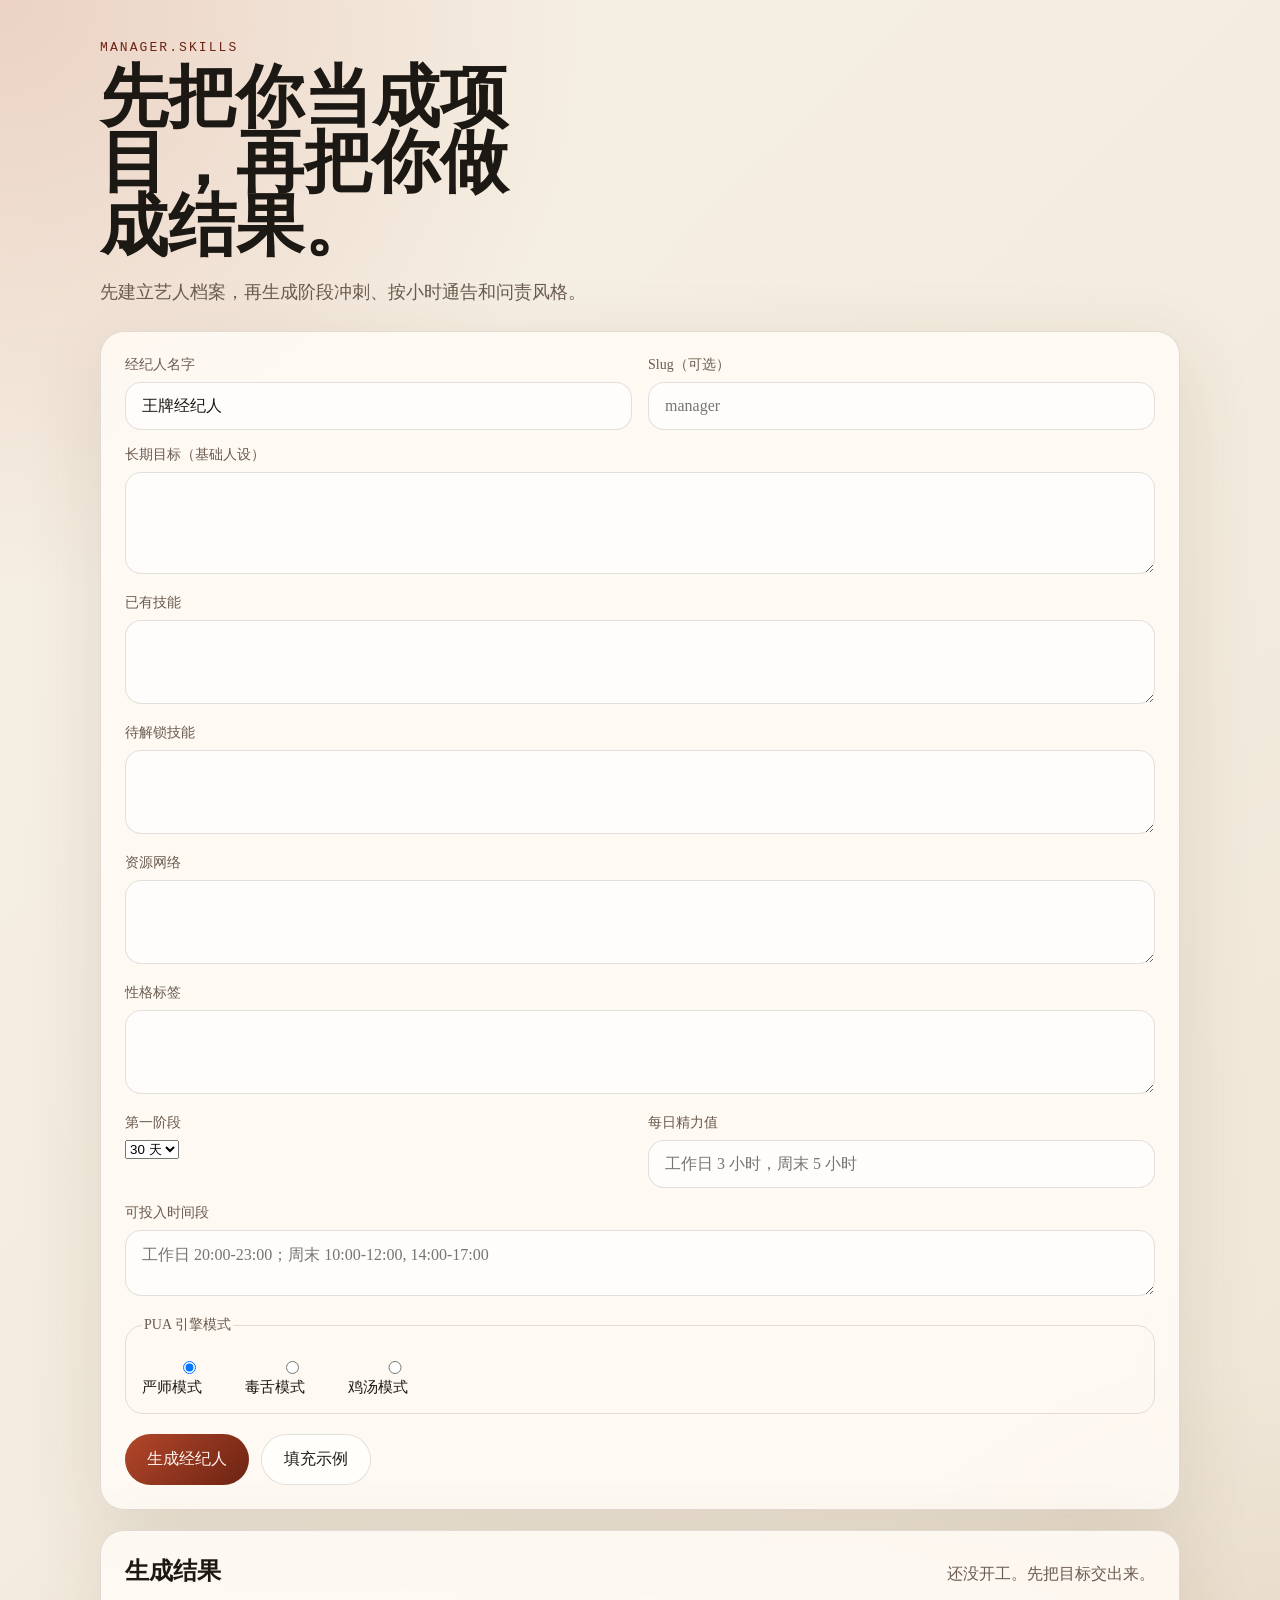
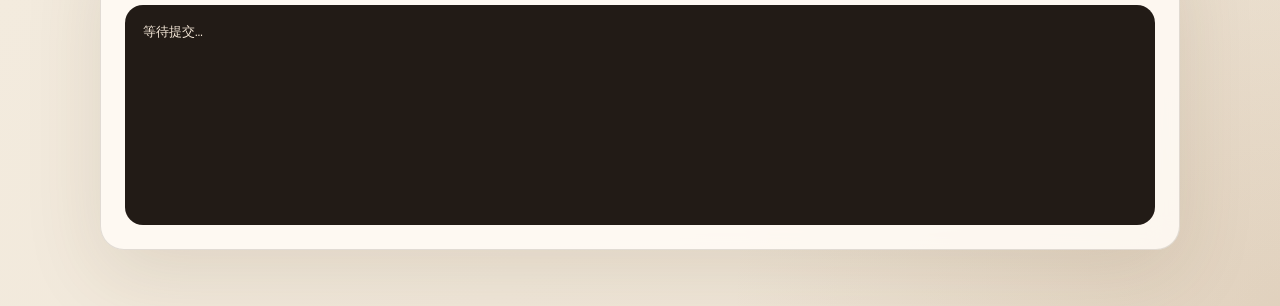
<file: web/index.html>
<!doctype html>
<html lang="zh-CN">
  <head>
    <meta charset="utf-8" />
    <meta name="viewport" content="width=device-width, initial-scale=1" />
    <title>经纪人.skills</title>
    <link rel="stylesheet" href="./styles.css" />
  </head>
  <body>
    <main class="shell">
      <section class="hero">
        <p class="eyebrow">manager.skills</p>
        <h1>先把你当成项目，再把你做成结果。</h1>
        <p class="lede">
          先建立艺人档案，再生成阶段冲刺、按小时通告和问责风格。
        </p>
      </section>

      <section class="panel form-panel">
        <form id="manager-form">
          <div class="grid">
            <label class="field">
              <span>经纪人名字</span>
              <input name="name" placeholder="王牌经纪人" value="王牌经纪人" />
            </label>
            <label class="field">
              <span>Slug（可选）</span>
              <input name="slug" placeholder="manager" />
            </label>
          </div>

          <label class="field">
            <span>长期目标（基础人设）</span>
            <textarea name="long_term_goal" rows="4" required></textarea>
          </label>

          <label class="field">
            <span>已有技能</span>
            <textarea name="skill_tree_existing" rows="3" required></textarea>
          </label>

          <label class="field">
            <span>待解锁技能</span>
            <textarea name="skill_tree_unlock" rows="3" required></textarea>
          </label>

          <label class="field">
            <span>资源网络</span>
            <textarea name="resource_network" rows="3" required></textarea>
          </label>

          <label class="field">
            <span>性格标签</span>
            <textarea name="personality_tags" rows="3" required></textarea>
          </label>

          <div class="grid">
            <label class="field">
              <span>第一阶段</span>
              <select name="phase_duration">
                <option value="7天">7 天</option>
                <option value="30天" selected>30 天</option>
                <option value="90天">90 天</option>
              </select>
            </label>
            <label class="field">
              <span>每日精力值</span>
              <input name="daily_energy_hours" placeholder="工作日 3 小时，周末 5 小时" required />
            </label>
          </div>

          <label class="field">
            <span>可投入时间段</span>
            <textarea name="time_blocks" rows="2" placeholder="工作日 20:00-23:00；周末 10:00-12:00, 14:00-17:00" required></textarea>
          </label>

          <fieldset class="style-switch">
            <legend>PUA 引擎模式</legend>
            <label><input type="radio" name="style" value="strict" checked /> 严师模式</label>
            <label><input type="radio" name="style" value="sarcastic" /> 毒舌模式</label>
            <label><input type="radio" name="style" value="hype" /> 鸡汤模式</label>
          </fieldset>

          <div class="actions">
            <button type="submit" id="submit-button">生成经纪人</button>
            <button type="button" id="fill-sample" class="ghost">填充示例</button>
          </div>
        </form>
      </section>

      <section class="panel result-panel">
        <div class="result-head">
          <h2>生成结果</h2>
          <p id="status-text">还没开工。先把目标交出来。</p>
        </div>
        <pre id="result-box">等待提交…</pre>
      </section>
    </main>

    <script src="./app.js"></script>
  </body>
</html>
</file>
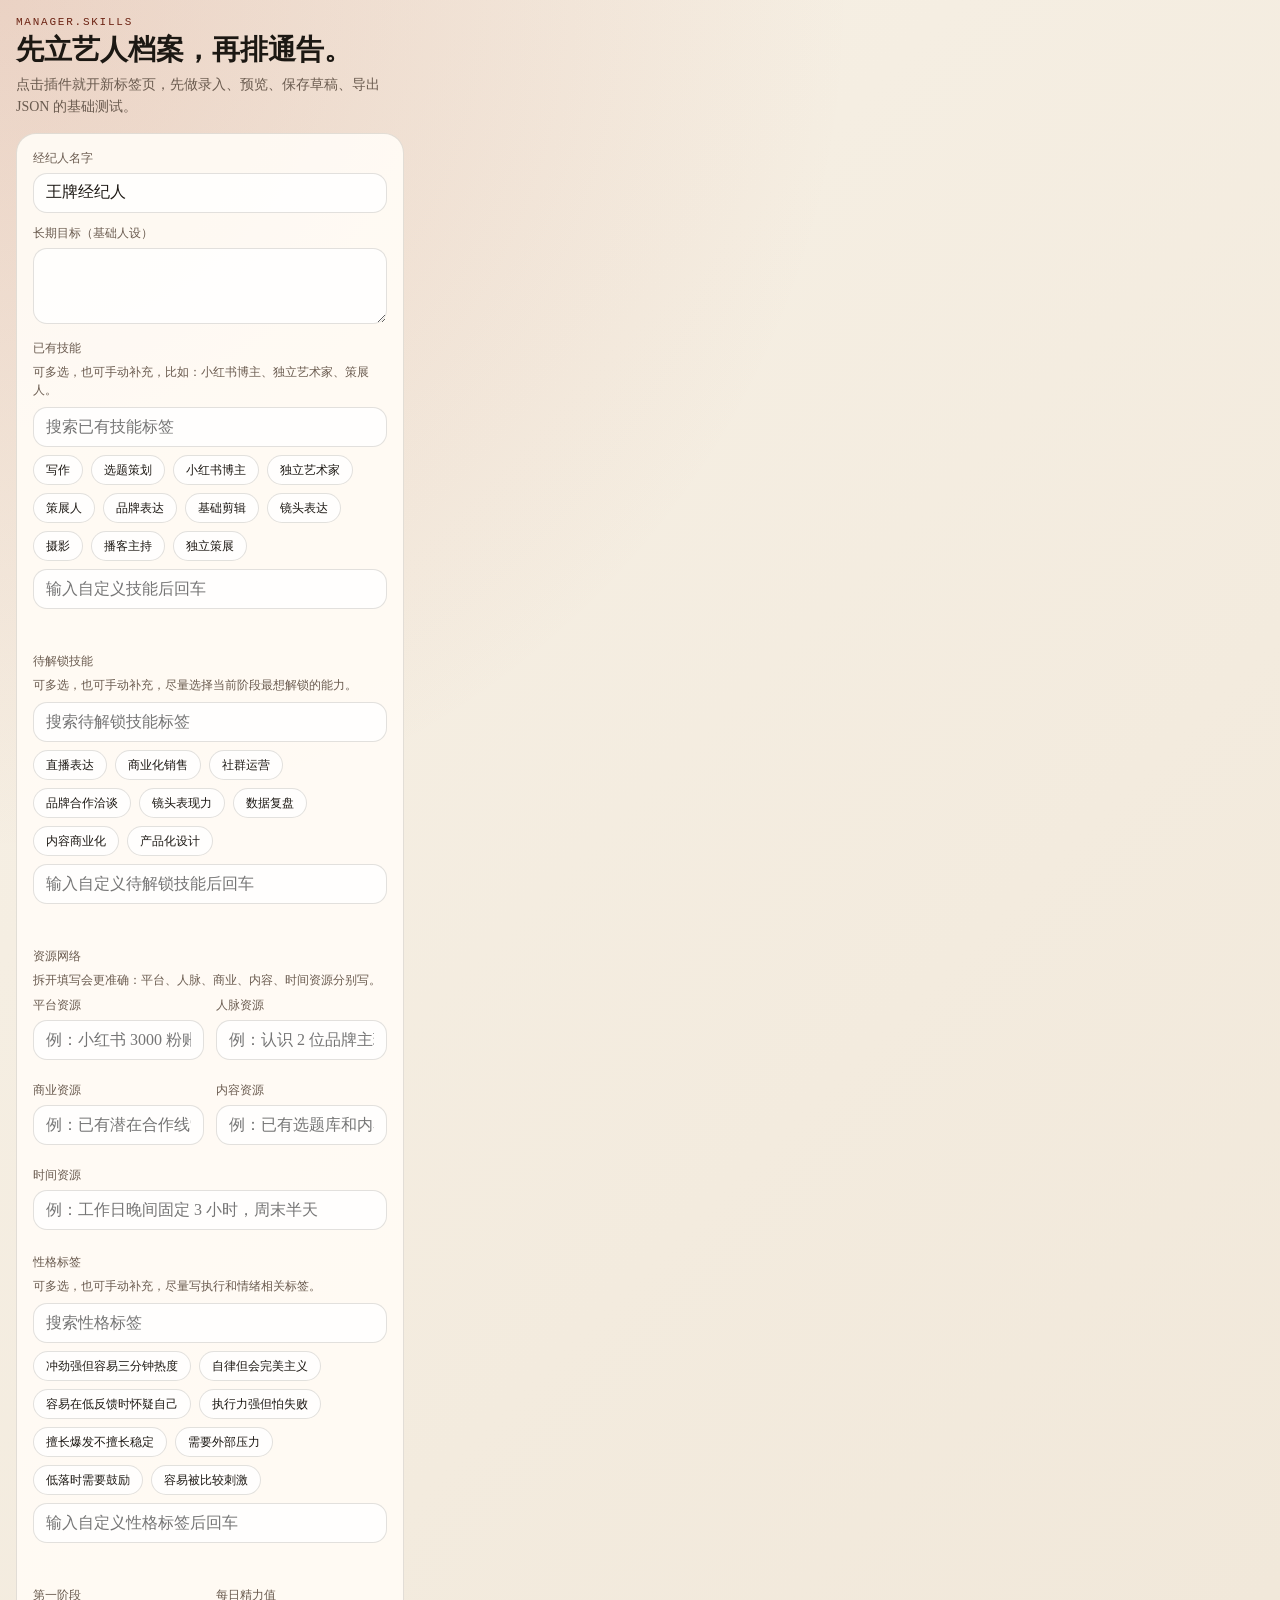
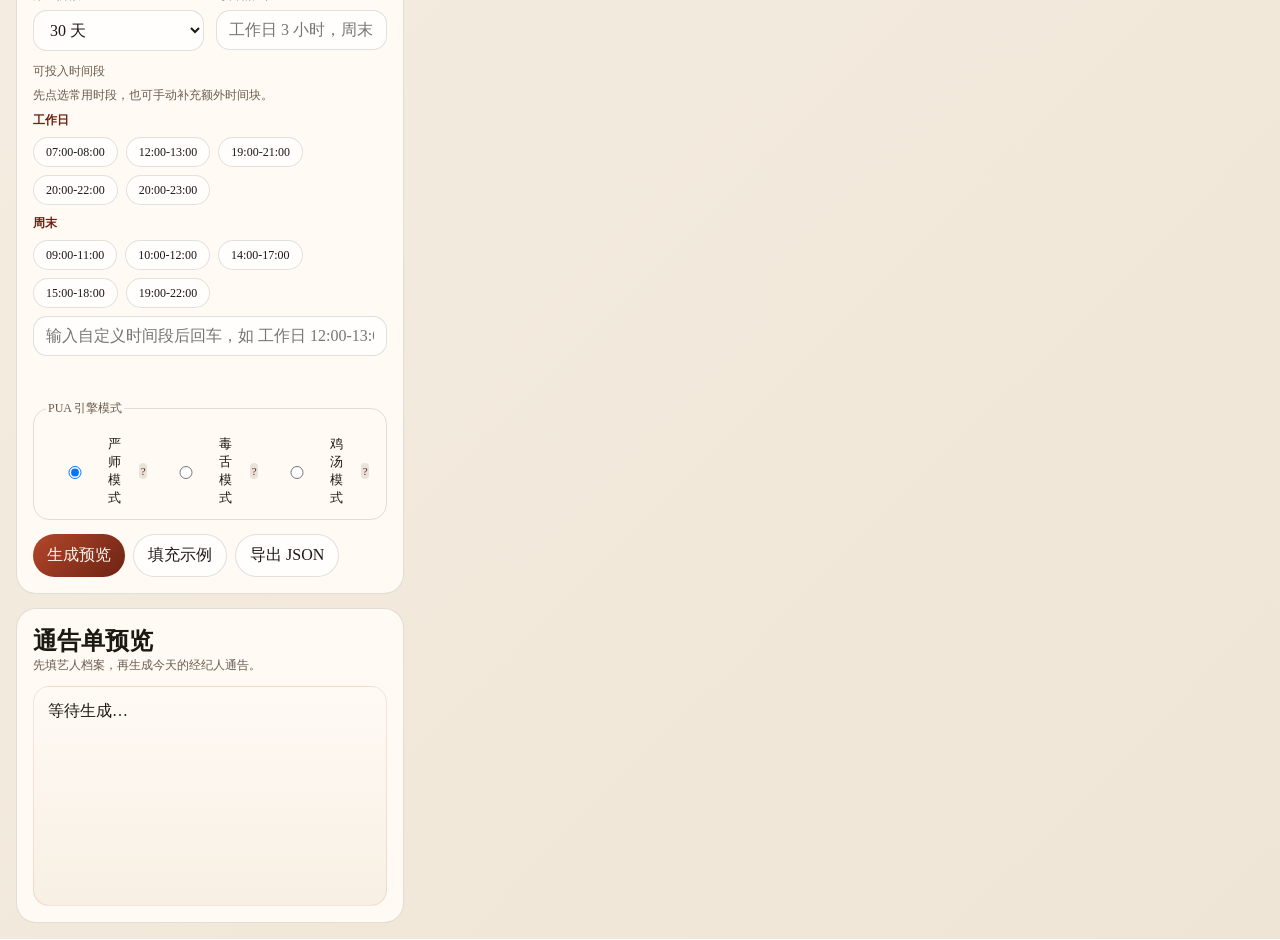
<file: chrome_extension/popup.html>
<!doctype html>
<html lang="zh-CN">
  <head>
    <meta charset="utf-8" />
    <meta name="viewport" content="width=device-width, initial-scale=1" />
    <title>manager.skills</title>
    <link rel="stylesheet" href="./popup.css" />
  </head>
  <body>
    <main class="shell">
      <section class="hero">
        <p class="eyebrow">manager.skills</p>
        <h1>先立艺人档案，再排通告。</h1>
        <p class="lede">点击插件就开新标签页，先做录入、预览、保存草稿、导出 JSON 的基础测试。</p>
      </section>

      <form id="manager-form" class="panel form-panel">
        <label class="field">
          <span>经纪人名字</span>
          <input name="name" placeholder="王牌经纪人" value="王牌经纪人" />
        </label>

        <label class="field">
          <span>长期目标（基础人设）</span>
          <textarea name="long_term_goal" rows="3" required></textarea>
        </label>

        <section class="field">
          <span>已有技能</span>
          <p class="hint">可多选，也可手动补充，比如：小红书博主、独立艺术家、策展人。</p>
          <input class="tag-search-input" data-target="skill_tree_existing" placeholder="搜索已有技能标签" />
          <div class="tag-picker" data-target="skill_tree_existing" data-kind="chips">
            <button type="button" class="tag-chip" data-value="写作">写作</button>
            <button type="button" class="tag-chip" data-value="选题策划">选题策划</button>
            <button type="button" class="tag-chip" data-value="小红书博主">小红书博主</button>
            <button type="button" class="tag-chip" data-value="独立艺术家">独立艺术家</button>
            <button type="button" class="tag-chip" data-value="策展人">策展人</button>
            <button type="button" class="tag-chip" data-value="品牌表达">品牌表达</button>
            <button type="button" class="tag-chip" data-value="基础剪辑">基础剪辑</button>
            <button type="button" class="tag-chip" data-value="镜头表达">镜头表达</button>
            <button type="button" class="tag-chip" data-value="摄影">摄影</button>
            <button type="button" class="tag-chip" data-value="播客主持">播客主持</button>
            <button type="button" class="tag-chip" data-value="独立策展">独立策展</button>
          </div>
          <input class="custom-tag-input" data-target="skill_tree_existing" placeholder="输入自定义技能后回车" />
          <div class="selected-tags" data-target="skill_tree_existing"></div>
          <input type="hidden" name="skill_tree_existing" required />
        </section>

        <section class="field">
          <span>待解锁技能</span>
          <p class="hint">可多选，也可手动补充，尽量选择当前阶段最想解锁的能力。</p>
          <input class="tag-search-input" data-target="skill_tree_unlock" placeholder="搜索待解锁技能标签" />
          <div class="tag-picker" data-target="skill_tree_unlock" data-kind="chips">
            <button type="button" class="tag-chip" data-value="直播表达">直播表达</button>
            <button type="button" class="tag-chip" data-value="商业化销售">商业化销售</button>
            <button type="button" class="tag-chip" data-value="社群运营">社群运营</button>
            <button type="button" class="tag-chip" data-value="品牌合作洽谈">品牌合作洽谈</button>
            <button type="button" class="tag-chip" data-value="镜头表现力">镜头表现力</button>
            <button type="button" class="tag-chip" data-value="数据复盘">数据复盘</button>
            <button type="button" class="tag-chip" data-value="内容商业化">内容商业化</button>
            <button type="button" class="tag-chip" data-value="产品化设计">产品化设计</button>
          </div>
          <input class="custom-tag-input" data-target="skill_tree_unlock" placeholder="输入自定义待解锁技能后回车" />
          <div class="selected-tags" data-target="skill_tree_unlock"></div>
          <input type="hidden" name="skill_tree_unlock" required />
        </section>

        <section class="field">
          <span>资源网络</span>
          <p class="hint">拆开填写会更准确：平台、人脉、商业、内容、时间资源分别写。</p>
          <div class="resource-grid">
            <label class="field resource-field">
              <span>平台资源</span>
              <input name="resource_platform" placeholder="例：小红书 3000 粉账号" />
            </label>
            <label class="field resource-field">
              <span>人脉资源</span>
              <input name="resource_network_people" placeholder="例：认识 2 位品牌主理人" />
            </label>
            <label class="field resource-field">
              <span>商业资源</span>
              <input name="resource_business" placeholder="例：已有潜在合作线索" />
            </label>
            <label class="field resource-field">
              <span>内容资源</span>
              <input name="resource_content" placeholder="例：已有选题库和内容素材" />
            </label>
            <label class="field resource-field resource-field-wide">
              <span>时间资源</span>
              <input name="resource_time" placeholder="例：工作日晚间固定 3 小时，周末半天" />
            </label>
          </div>
          <input type="hidden" name="resource_network" required />
        </section>

        <section class="field">
          <span>性格标签</span>
          <p class="hint">可多选，也可手动补充，尽量写执行和情绪相关标签。</p>
          <input class="tag-search-input" data-target="personality_tags" placeholder="搜索性格标签" />
          <div class="tag-picker" data-target="personality_tags" data-kind="chips">
            <button type="button" class="tag-chip" data-value="冲劲强但容易三分钟热度">冲劲强但容易三分钟热度</button>
            <button type="button" class="tag-chip" data-value="自律但会完美主义">自律但会完美主义</button>
            <button type="button" class="tag-chip" data-value="容易在低反馈时怀疑自己">容易在低反馈时怀疑自己</button>
            <button type="button" class="tag-chip" data-value="执行力强但怕失败">执行力强但怕失败</button>
            <button type="button" class="tag-chip" data-value="擅长爆发不擅长稳定">擅长爆发不擅长稳定</button>
            <button type="button" class="tag-chip" data-value="需要外部压力">需要外部压力</button>
            <button type="button" class="tag-chip" data-value="低落时需要鼓励">低落时需要鼓励</button>
            <button type="button" class="tag-chip" data-value="容易被比较刺激">容易被比较刺激</button>
          </div>
          <input class="custom-tag-input" data-target="personality_tags" placeholder="输入自定义性格标签后回车" />
          <div class="selected-tags" data-target="personality_tags"></div>
          <input type="hidden" name="personality_tags" required />
        </section>

        <div class="grid">
          <label class="field">
            <span>第一阶段</span>
            <select name="phase_duration">
              <option value="7天">7 天</option>
              <option value="30天" selected>30 天</option>
              <option value="90天">90 天</option>
            </select>
          </label>
          <label class="field">
            <span>每日精力值</span>
            <input name="daily_energy_hours" placeholder="工作日 3 小时，周末 5 小时" required />
          </label>
        </div>

        <section class="field">
          <span>可投入时间段</span>
          <p class="hint">先点选常用时段，也可手动补充额外时间块。</p>
          <div class="time-block-group">
            <p class="subhead">工作日</p>
            <div class="tag-picker" data-target="time_blocks" data-group="workday" data-kind="blocks">
              <button type="button" class="tag-chip" data-value="工作日 07:00-08:00">07:00-08:00</button>
              <button type="button" class="tag-chip" data-value="工作日 12:00-13:00">12:00-13:00</button>
              <button type="button" class="tag-chip" data-value="工作日 19:00-21:00">19:00-21:00</button>
              <button type="button" class="tag-chip" data-value="工作日 20:00-22:00">20:00-22:00</button>
              <button type="button" class="tag-chip" data-value="工作日 20:00-23:00">20:00-23:00</button>
            </div>
          </div>
          <div class="time-block-group">
            <p class="subhead">周末</p>
            <div class="tag-picker" data-target="time_blocks" data-group="weekend" data-kind="blocks">
              <button type="button" class="tag-chip" data-value="周末 09:00-11:00">09:00-11:00</button>
              <button type="button" class="tag-chip" data-value="周末 10:00-12:00">10:00-12:00</button>
              <button type="button" class="tag-chip" data-value="周末 14:00-17:00">14:00-17:00</button>
              <button type="button" class="tag-chip" data-value="周末 15:00-18:00">15:00-18:00</button>
              <button type="button" class="tag-chip" data-value="周末 19:00-22:00">19:00-22:00</button>
            </div>
          </div>
          <input class="custom-tag-input" data-target="time_blocks" placeholder="输入自定义时间段后回车，如 工作日 12:00-13:00" />
          <div class="selected-tags" data-target="time_blocks"></div>
          <input type="hidden" name="time_blocks" required />
        </section>

        <fieldset class="style-switch">
          <legend>PUA 引擎模式</legend>
          <label class="mode-item"><input type="radio" name="style" value="strict" checked /> 严师模式 <span class="tooltip" data-tip="冷酷、直接、骂醒你。适合拖延、找借口、不打卡时。">?</span></label>
          <label class="mode-item"><input type="radio" name="style" value="sarcastic" /> 毒舌模式 <span class="tooltip" data-tip="阴阳怪气、sarcastic。适合自满、虚假忙碌、需要清醒时。">?</span></label>
          <label class="mode-item"><input type="radio" name="style" value="hype" /> 鸡汤模式 <span class="tooltip" data-tip="打鸡血、画大饼。适合低落、想放弃、需要续命时。">?</span></label>
        </fieldset>

        <div class="actions">
          <button type="submit">生成预览</button>
          <button type="button" id="fill-sample" class="ghost">填充示例</button>
          <button type="button" id="export-json" class="ghost">导出 JSON</button>
        </div>
      </form>

      <section class="panel result-panel">
        <div class="result-head">
          <div>
            <h2>通告单预览</h2>
            <p id="status-text">先填艺人档案，再生成今天的经纪人通告。</p>
          </div>
        </div>
        <div id="result-box" class="call-sheet">等待生成…</div>
      </section>
    </main>

    <script src="./popup.js"></script>
  </body>
</html>
</file>
<file: web/styles.css>
:root {
  --bg: #f4efe6;
  --panel: rgba(255, 251, 245, 0.88);
  --line: rgba(53, 42, 31, 0.14);
  --text: #1c1813;
  --muted: #6a5b4f;
  --accent: #b3472a;
  --accent-deep: #6c2313;
  --shadow: 0 24px 80px rgba(82, 54, 26, 0.12);
}

* {
  box-sizing: border-box;
}

body {
  margin: 0;
  min-height: 100vh;
  font-family: "Noto Serif SC", "Source Han Serif SC", "Songti SC", serif;
  color: var(--text);
  background:
    radial-gradient(circle at top left, rgba(179, 71, 42, 0.18), transparent 26%),
    radial-gradient(circle at bottom right, rgba(137, 89, 42, 0.14), transparent 24%),
    linear-gradient(135deg, #f7f1e6 0%, #efe5d6 100%);
}

.shell {
  width: min(1080px, calc(100% - 32px));
  margin: 0 auto;
  padding: 40px 0 56px;
}

.hero {
  margin-bottom: 24px;
}

.eyebrow {
  margin: 0 0 10px;
  font-family: "IBM Plex Mono", monospace;
  font-size: 13px;
  letter-spacing: 0.16em;
  text-transform: uppercase;
  color: var(--accent-deep);
}

.hero h1 {
  margin: 0;
  font-size: clamp(34px, 6vw, 68px);
  line-height: 0.95;
  max-width: 12ch;
}

.lede {
  max-width: 36rem;
  font-size: 18px;
  line-height: 1.7;
  color: var(--muted);
}

.panel {
  background: var(--panel);
  border: 1px solid var(--line);
  border-radius: 24px;
  box-shadow: var(--shadow);
  backdrop-filter: blur(14px);
}

.form-panel {
  padding: 24px;
}

.result-panel {
  margin-top: 20px;
  padding: 24px;
}

.grid {
  display: grid;
  grid-template-columns: repeat(2, minmax(0, 1fr));
  gap: 16px;
}

.field {
  display: block;
  margin-bottom: 16px;
}

.field span,
.style-switch legend {
  display: block;
  margin-bottom: 8px;
  font-size: 14px;
  color: var(--muted);
}

input,
textarea {
  width: 100%;
  border: 1px solid var(--line);
  border-radius: 16px;
  padding: 14px 16px;
  font: inherit;
  color: var(--text);
  background: rgba(255, 255, 255, 0.72);
  transition: border-color 0.2s ease, transform 0.2s ease;
}

input:focus,
textarea:focus {
  outline: none;
  border-color: rgba(179, 71, 42, 0.56);
  transform: translateY(-1px);
}

.style-switch {
  margin: 0 0 20px;
  padding: 16px;
  border: 1px solid var(--line);
  border-radius: 18px;
  display: flex;
  gap: 18px;
  flex-wrap: wrap;
}

.style-switch label {
  font-size: 15px;
  color: var(--text);
}

.actions {
  display: flex;
  gap: 12px;
  flex-wrap: wrap;
}

button {
  border: none;
  border-radius: 999px;
  padding: 14px 22px;
  font: inherit;
  cursor: pointer;
  transition: transform 0.2s ease, opacity 0.2s ease;
}

button:hover {
  transform: translateY(-1px);
}

button[type="submit"] {
  background: linear-gradient(135deg, var(--accent) 0%, var(--accent-deep) 100%);
  color: #fff7f1;
}

.ghost {
  background: rgba(255, 255, 255, 0.68);
  color: var(--text);
  border: 1px solid var(--line);
}

.result-head {
  display: flex;
  gap: 18px;
  justify-content: space-between;
  align-items: baseline;
  flex-wrap: wrap;
}

.result-head h2 {
  margin: 0;
}

#status-text {
  margin: 0;
  color: var(--muted);
}

#result-box {
  margin: 18px 0 0;
  padding: 18px;
  min-height: 220px;
  overflow: auto;
  border-radius: 18px;
  background: #221b16;
  color: #f5e8d8;
  font-family: "IBM Plex Mono", monospace;
  font-size: 13px;
  line-height: 1.6;
}

@media (max-width: 720px) {
  .shell {
    width: min(100% - 20px, 1080px);
    padding-top: 20px;
  }

  .grid {
    grid-template-columns: 1fr;
  }

  .hero h1 {
    max-width: none;
  }

  .form-panel,
  .result-panel {
    padding: 18px;
  }
}
</file>
<file: chrome_extension/popup.css>
:root {
  --bg: #f4efe6;
  --panel: rgba(255, 251, 245, 0.94);
  --line: rgba(53, 42, 31, 0.14);
  --text: #1c1813;
  --muted: #6a5b4f;
  --accent: #b3472a;
  --accent-deep: #6c2313;
}

* {
  box-sizing: border-box;
}

body {
  margin: 0;
  width: 420px;
  min-height: 640px;
  font-family: "Noto Serif SC", "Source Han Serif SC", "Songti SC", serif;
  color: var(--text);
  background:
    radial-gradient(circle at top left, rgba(179, 71, 42, 0.18), transparent 30%),
    linear-gradient(135deg, #f7f1e6 0%, #efe5d6 100%);
}

body[data-mode="tab"] {
  width: auto;
  min-width: 960px;
}

.shell {
  padding: 16px;
  max-width: 980px;
  margin: 0 auto;
}

.hero {
  margin-bottom: 14px;
}

.eyebrow {
  margin: 0 0 8px;
  font-family: "IBM Plex Mono", monospace;
  font-size: 11px;
  letter-spacing: 0.16em;
  text-transform: uppercase;
  color: var(--accent-deep);
}

.hero h1 {
  margin: 0;
  font-size: 28px;
  line-height: 1;
}

.lede {
  margin: 10px 0 0;
  font-size: 14px;
  line-height: 1.6;
  color: var(--muted);
}

.panel {
  background: var(--panel);
  border: 1px solid var(--line);
  border-radius: 20px;
  padding: 16px;
}

.form-panel {
  margin-bottom: 14px;
}

.grid {
  display: grid;
  grid-template-columns: repeat(2, minmax(0, 1fr));
  gap: 12px;
}

.resource-grid {
  display: grid;
  grid-template-columns: repeat(2, minmax(0, 1fr));
  gap: 10px 12px;
}

.resource-field {
  margin-bottom: 0;
}

.resource-field-wide {
  grid-column: 1 / -1;
}

.field {
  display: block;
  margin-bottom: 12px;
}

.field span,
.style-switch legend {
  display: block;
  margin-bottom: 6px;
  font-size: 12px;
  color: var(--muted);
}

.hint {
  margin: 0 0 8px;
  font-size: 12px;
  line-height: 1.5;
  color: var(--muted);
}

.subhead {
  margin: 0 0 8px;
  font-size: 12px;
  font-weight: 600;
  color: var(--accent-deep);
}

input,
textarea,
select {
  width: 100%;
  border: 1px solid var(--line);
  border-radius: 14px;
  padding: 10px 12px;
  font: inherit;
  color: var(--text);
  background: rgba(255, 255, 255, 0.78);
}

textarea {
  resize: vertical;
}

.tag-picker,
.selected-tags {
  display: flex;
  gap: 8px;
  flex-wrap: wrap;
}

.tag-search-input {
  margin-bottom: 8px;
}

.tag-picker {
  margin-bottom: 8px;
}

.tag-chip {
  border: 1px solid var(--line);
  border-radius: 999px;
  background: rgba(255, 255, 255, 0.82);
  color: var(--text);
  padding: 8px 12px;
  font-size: 12px;
  line-height: 1;
}

.tag-chip.is-active {
  background: linear-gradient(135deg, var(--accent) 0%, var(--accent-deep) 100%);
  color: #fff7f1;
  border-color: transparent;
}

.custom-tag-input {
  margin-bottom: 8px;
}

.selected-tags {
  min-height: 24px;
}

.time-block-group + .time-block-group {
  margin-top: 10px;
}

.selected-tag {
  display: inline-flex;
  align-items: center;
  gap: 6px;
  border-radius: 999px;
  padding: 6px 10px;
  background: rgba(179, 71, 42, 0.12);
  font-size: 12px;
}

.selected-tag button {
  padding: 0;
  background: transparent;
  color: inherit;
}

.style-switch {
  margin: 0 0 14px;
  padding: 12px;
  border: 1px solid var(--line);
  border-radius: 16px;
  display: flex;
  gap: 10px;
  flex-wrap: wrap;
}

.style-switch label {
  font-size: 13px;
}

.mode-item {
  display: inline-flex;
  align-items: center;
  gap: 6px;
}

.tooltip {
  display: inline-flex;
  align-items: center;
  justify-content: center;
  width: 16px;
  height: 16px;
  border-radius: 999px;
  background: rgba(106, 91, 79, 0.14);
  color: var(--accent-deep);
  font-size: 11px;
  cursor: help;
  position: relative;
}

.tooltip:hover::after {
  content: attr(data-tip);
  position: absolute;
  left: 50%;
  bottom: calc(100% + 8px);
  transform: translateX(-50%);
  width: 220px;
  padding: 8px 10px;
  border-radius: 12px;
  background: #221b16;
  color: #f5e8d8;
  font-size: 11px;
  line-height: 1.5;
  z-index: 10;
  white-space: normal;
}

.actions {
  display: flex;
  gap: 8px;
  flex-wrap: wrap;
}

button {
  border: none;
  border-radius: 999px;
  padding: 10px 14px;
  font: inherit;
  cursor: pointer;
}

button[type="submit"] {
  background: linear-gradient(135deg, var(--accent) 0%, var(--accent-deep) 100%);
  color: #fff7f1;
}

.ghost {
  background: rgba(255, 255, 255, 0.78);
  color: var(--text);
  border: 1px solid var(--line);
}

.result-head {
  display: flex;
  justify-content: space-between;
  gap: 12px;
  align-items: baseline;
}

.result-head h2,
#status-text {
  margin: 0;
}

#status-text {
  font-size: 12px;
  color: var(--muted);
}

.call-sheet {
  margin: 12px 0 0;
  min-height: 220px;
  max-height: 520px;
  overflow: auto;
  border-radius: 16px;
  padding: 14px;
  background:
    linear-gradient(180deg, rgba(255, 250, 244, 0.96) 0%, rgba(247, 239, 227, 0.96) 100%);
  color: var(--text);
  border: 1px solid rgba(179, 71, 42, 0.12);
}

.call-sheet-placeholder {
  font-family: "IBM Plex Mono", monospace;
  font-size: 12px;
  color: var(--muted);
}

.call-sheet-header {
  display: grid;
  grid-template-columns: repeat(2, minmax(0, 1fr));
  gap: 10px;
  padding-bottom: 12px;
  border-bottom: 1px dashed var(--line);
  margin-bottom: 14px;
}

.call-sheet-label {
  display: block;
  font-size: 11px;
  letter-spacing: 0.08em;
  text-transform: uppercase;
  color: var(--muted);
}

.call-sheet-value {
  display: block;
  margin-top: 4px;
  font-size: 14px;
  line-height: 1.5;
}

.call-sheet-board {
  display: grid;
  grid-template-columns: 1.2fr 1fr;
  gap: 14px;
}

.call-sheet-secondary {
  margin-top: 14px;
  grid-template-columns: repeat(2, minmax(0, 1fr));
}

.call-sheet-card {
  border: 1px solid rgba(53, 42, 31, 0.1);
  border-radius: 16px;
  background: rgba(255, 255, 255, 0.62);
  padding: 12px;
}

.call-sheet-card h3 {
  margin: 0 0 8px;
  font-size: 14px;
}

.call-sheet-card p,
.call-sheet-card ul {
  margin: 0;
  font-size: 12px;
  line-height: 1.65;
}

.call-sheet-card ul {
  padding-left: 16px;
}

.call-sheet-schedule {
  margin-top: 14px;
}

.call-sheet-schedule h3 {
  margin: 0 0 10px;
  font-size: 14px;
}

.call-sheet-row {
  display: grid;
  grid-template-columns: 108px 1fr;
  gap: 12px;
  padding: 10px 0;
  border-top: 1px dashed rgba(53, 42, 31, 0.12);
}

.call-sheet-row:first-of-type {
  border-top: none;
}

.call-sheet-time {
  font-family: "IBM Plex Mono", monospace;
  font-size: 12px;
  color: var(--accent-deep);
}

.call-sheet-task {
  font-size: 13px;
  line-height: 1.6;
}

.call-sheet-task strong {
  display: block;
  font-size: 13px;
}

.call-sheet-footer {
  margin-top: 14px;
  padding-top: 12px;
  border-top: 1px dashed var(--line);
  font-size: 12px;
  line-height: 1.7;
  color: var(--muted);
}

@media (min-width: 900px) {
  body[data-mode="tab"] .shell {
    padding-top: 28px;
  }

  body[data-mode="tab"] .form-panel,
  body[data-mode="tab"] .result-panel {
    padding: 22px;
  }
}

@media (max-width: 780px) {
  .resource-grid,
  .call-sheet-header,
  .call-sheet-board,
  .call-sheet-row {
    grid-template-columns: 1fr;
  }
}
</file>
